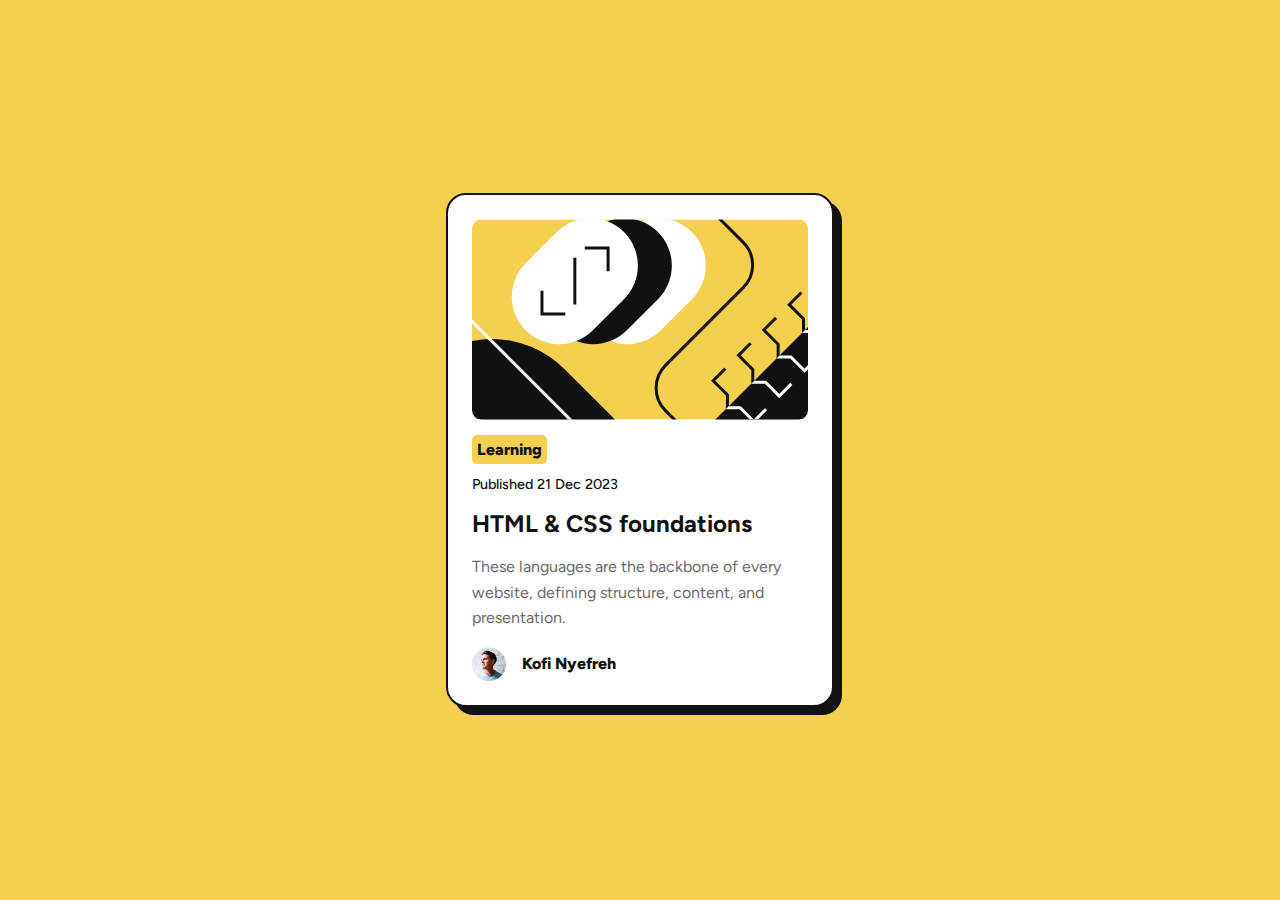
<file: blog-preview-card-main/index.html>
<!DOCTYPE html>
<html lang="en">
  <head>
    <meta charset="UTF-8" />
    <meta name="viewport" content="width=device-width, initial-scale=1.0" />
    <title>blog-preview-card-main</title>

    <link rel="preconnect" href="https://fonts.googleapis.com" />
    <link rel="preconnect" href="https://fonts.gstatic.com" crossorigin />
    <link
      href="https://fonts.googleapis.com/css2?family=Figtree:ital,wght@0,300..900;1,300..900&display=swap"
      rel="stylesheet"
    />

    <link rel="icon" href="assets/favicon-32x32.png" />
    <link rel="stylesheet" href="style.css" />
  </head>
  <body>
    <main>
      <img
        src="assets/illustration-article.svg"
        alt="article illustration"
        class="main-image"
      />
      <p class="learning"><span>Learning</span></p>
      <p class="published">Published 21 Dec 2023</p>
      <h1 class="main-heading">HTML & CSS foundations</h1>
      <p class="main-paragraph">
        These languages are the backbone of every <br />
        website, defining structure, content, and <br />
        presentation.
      </p>
      <div class="profile">
        <img src="assets/image-avatar.webp" alt="profile picture" />
        <p>Kofi Nyefreh</p>
      </div>
    </main>
  </body>
</html>
</file>
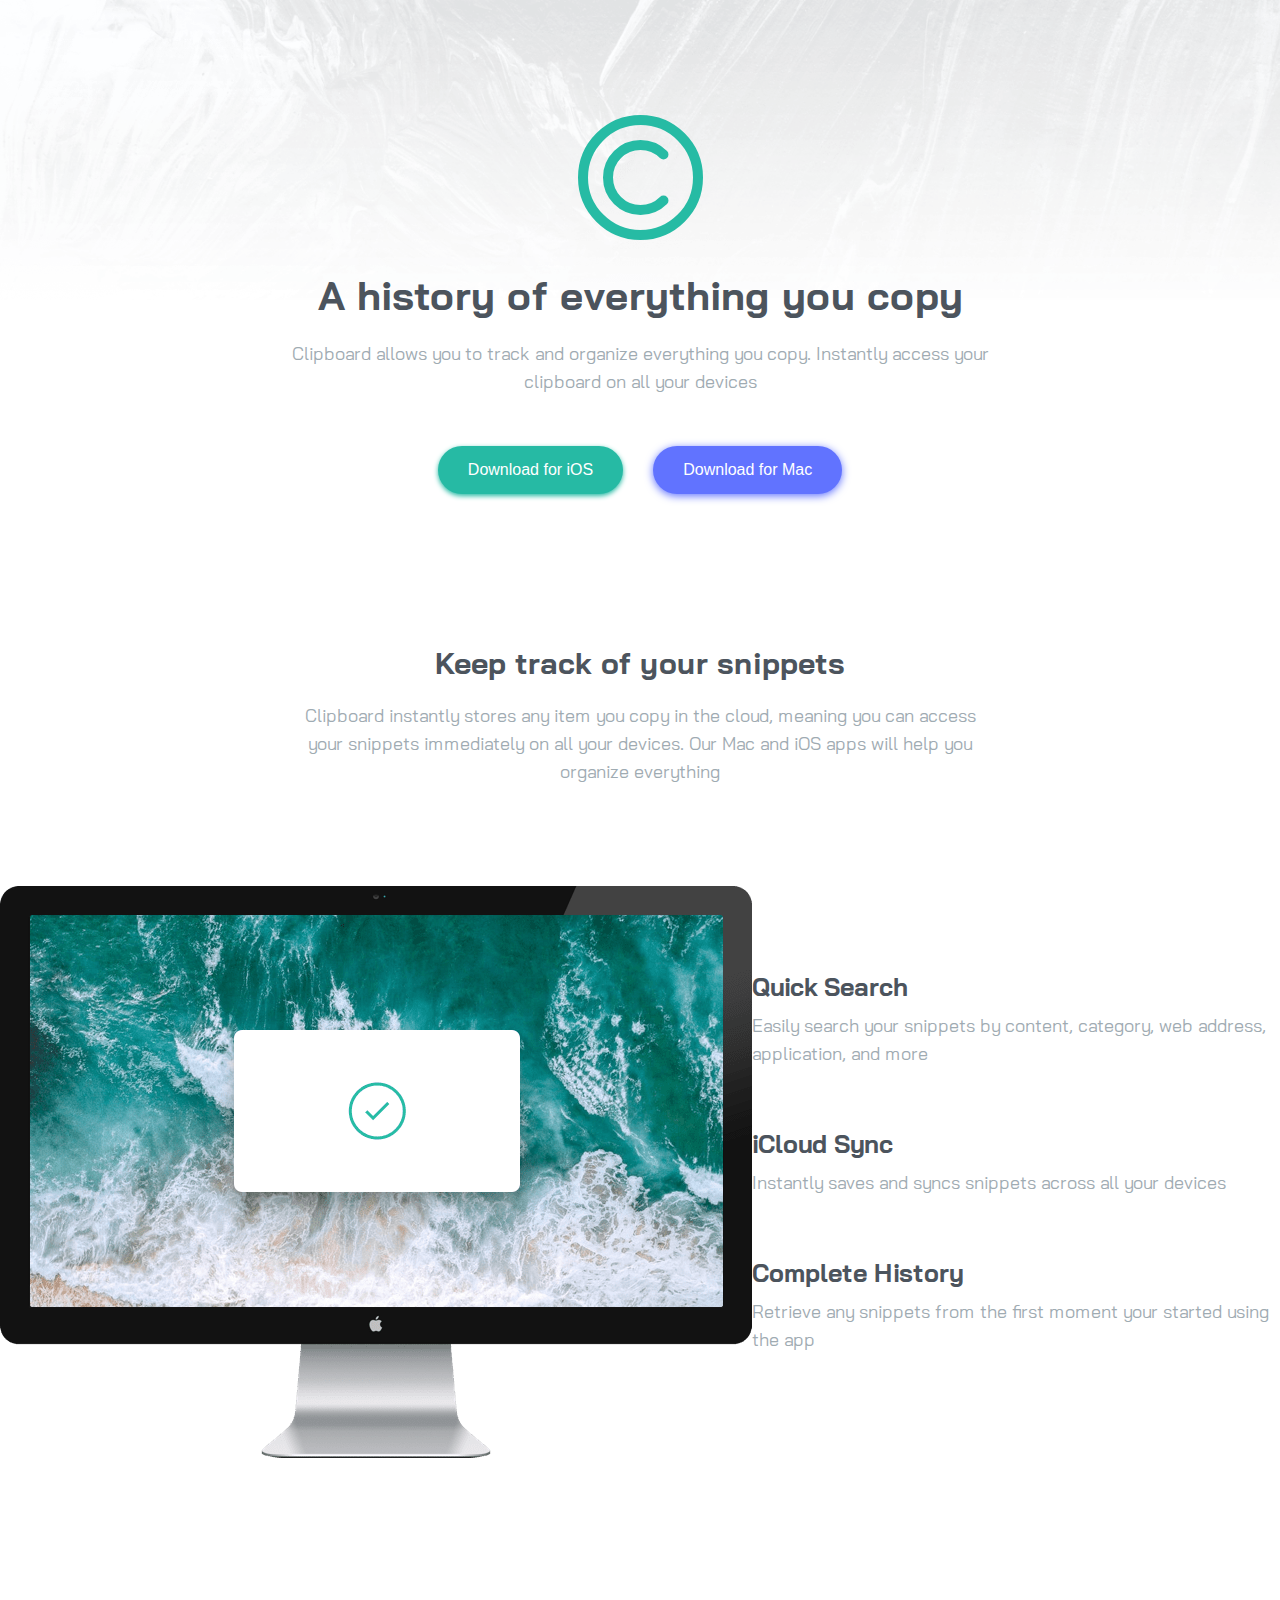
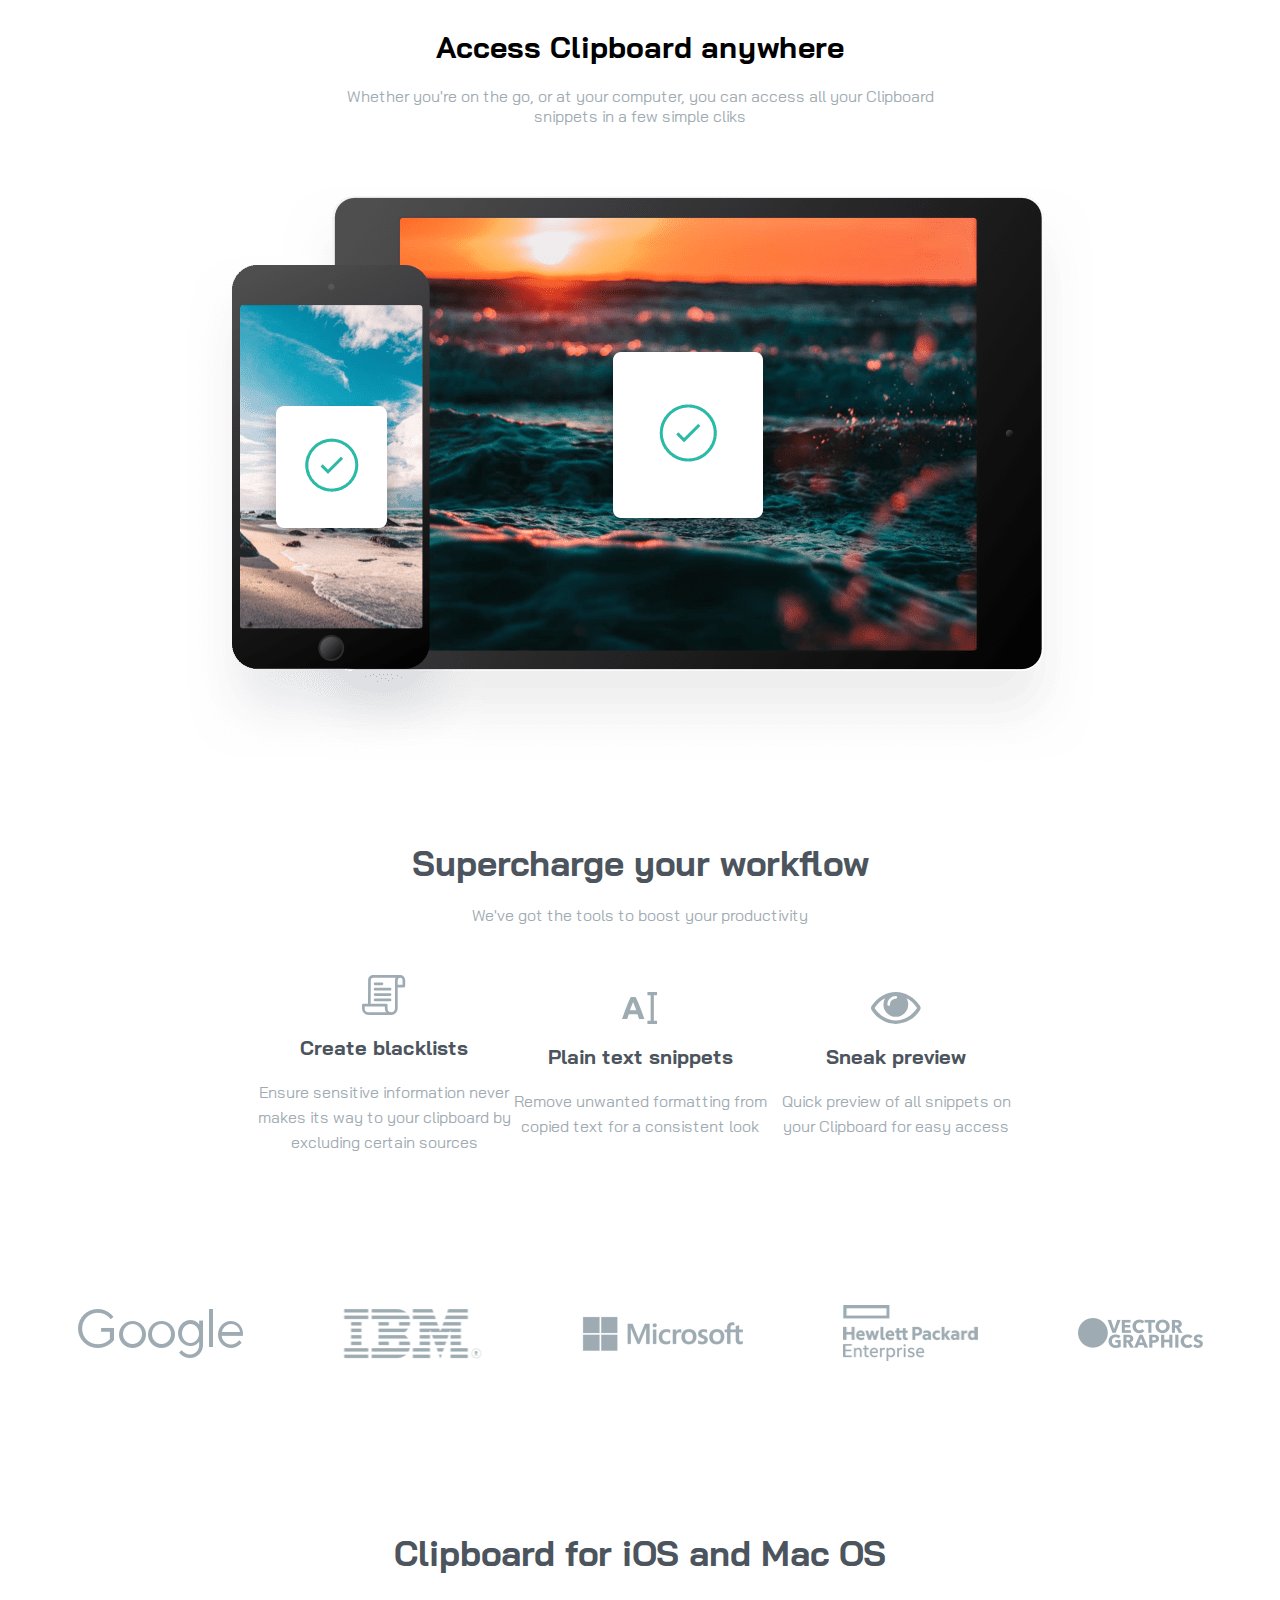
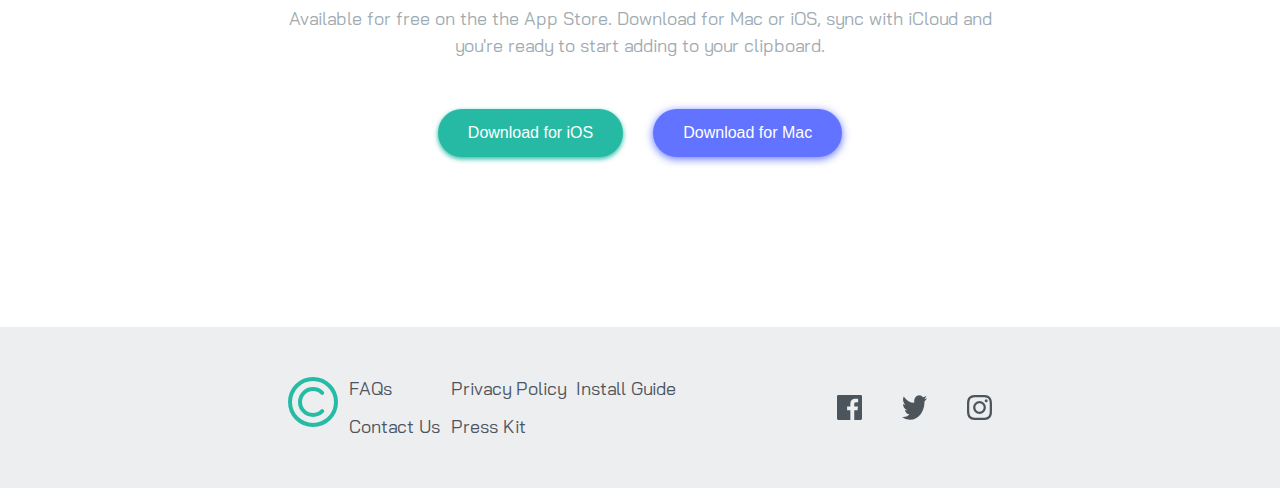
<file: clipboard-landing-page-master/index.html>
<!DOCTYPE html>
<html lang="en">
  <head>
    <meta charset="UTF-8" />
    <meta name="viewport" content="width=device-width, initial-scale=1.0" />

    <link rel="preconnect" href="https://fonts.googleapis.com" />
    <link rel="preconnect" href="https://fonts.gstatic.com" crossorigin />
    <link
      href="https://fonts.googleapis.com/css2?family=Bai+Jamjuree:ital,wght@0,200;0,300;0,400;0,500;0,600;0,700;1,200;1,300;1,400;1,500;1,600;1,700&display=swap"
      rel="stylesheet"
    />

    <link rel="icon" href="./images/favicon-32x32.png" />
    <link rel="stylesheet" href="style.css" />
    <link rel="stylesheet" href="queries.css" />

    <title>Clipboard-landing-page-master</title>
  </head>
  <body>
    <!-- header -->
    <header>
      <div class="hero">
        <img src="./images/logo.svg" alt="logo" />
      </div>
      <div class="hero--text">
        <h1>A history of everything you copy</h1>
        <p>
          Clipboard allows you to track and organize everything you copy.
          Instantly access your clipboard on all your devices
        </p>

        <div class="buttons">
          <button class="btn--ios">Download for iOS</button>
          <button class="btn--mac">Download for Mac</button>
        </div>
      </div>
    </header>

    <!-- Section 1 -->
    <section class="section1">
      <div class="section--header">
        <h2>Keep track of your snippets</h2>
        <p>
          Clipboard instantly stores any item you copy in the cloud, meaning you
          can access your snippets immediately on all your devices. Our Mac and
          iOS apps will help you organize everything
        </p>
      </div>

      <div class="property--box">
        <img src="./images/image-computer.png" alt="iMac" />

        <div class="properties">
          <div class="property">
            <h3>Quick Search</h3>
            <p>
              Easily search your snippets by content, category, web address,
              application, and more
            </p>
          </div>
          <div class="property">
            <h3>iCloud Sync</h3>
            <p>Instantly saves and syncs snippets across all your devices</p>
          </div>
          <div class="property">
            <h3>Complete History</h3>
            <p>
              Retrieve any snippets from the first moment your started using the
              app
            </p>
          </div>
        </div>
      </div>
    </section>

    <!-- Section 2 -->
    <section class="section2">
      <h2>Access Clipboard anywhere</h2>
      <p>
        Whether you're on the go, or at your computer, you can access all your
        Clipboard snippets in a few simple cliks
      </p>
      <img src="./images/image-devices.png" alt="devices" />
    </section>

    <!-- Section 3 -->
    <section class="section3">
      <h2>Supercharge your workflow</h2>
      <p>We've got the tools to boost your productivity</p>

      <div class="cards">
        <div class="card">
          <img src="./images/icon-blacklist.svg" alt="list icon" />
          <h3>Create blacklists</h3>
          <p>
            Ensure sensitive information never makes its way to your clipboard
            by excluding certain sources
          </p>
        </div>
        <div class="card">
          <img src="./images/icon-text.svg" alt="Text snippets icon" />
          <h3>Plain text snippets</h3>
          <p>
            Remove unwanted formatting from copied text for a consistent look
          </p>
        </div>
        <div class="card">
          <img src="./images/icon-preview.svg" alt="sneek preview icon" />
          <h3>Sneak preview</h3>
          <p>Quick preview of all snippets on your Clipboard for easy access</p>
        </div>
      </div>
    </section>

    <!-- Section 4 -->
    <section class="logos">
      <div>
        <img src="./images/logo-google.png" alt="Google" />
        <img src="./images/logo-ibm.png" alt="ibm" />
        <img src="./images/logo-microsoft.png" alt="Microsoft" />
        <img src="./images/logo-hp.png" alt="Hewlett Packard Enterprise" />
        <img src="./images/logo-vector-graphics.png" alt="Vector graphics" />
      </div>
    </section>

    <!-- Section 5 -->
    <section class="section5">
      <h2>Clipboard for iOS and Mac OS</h2>
      <p>
        Available for free on the the App Store. Download for Mac or iOS, sync
        with iCloud and you're ready to start adding to your clipboard.
      </p>

      <div class="buttons">
        <button class="btn--ios">Download for iOS</button>
        <button class="btn--mac">Download for Mac</button>
      </div>
    </section>

    <footer>
      <div class="container">
        <img src="images/logo.svg" alt="logo" />
        <div class="columnOne">
          <ul>
            <li><a href="#">FAQs</a></li>
            <li><a href="#">Contact Us</a></li>
          </ul>
        </div>
        <div class="columnTwo">
          <ul>
            <li><a href="#">Privacy Policy</a></li>
            <li><a href="#">Press Kit</a></li>
          </ul>
        </div>
        <div class="columnThree">
          <ul>
            <li><a href="#">Install Guide</a></li>
          </ul>
        </div>
        <div class="socialMedia">
          <img src="./images/icon-facebook.svg" alt="facebook" />
          <img src="./images/icon-twitter.svg" alt="twitter" />
          <img src="./images/icon-instagram.svg" alt="instagram" />
        </div>
      </div>
    </footer>
  </body>
</html>
</file>
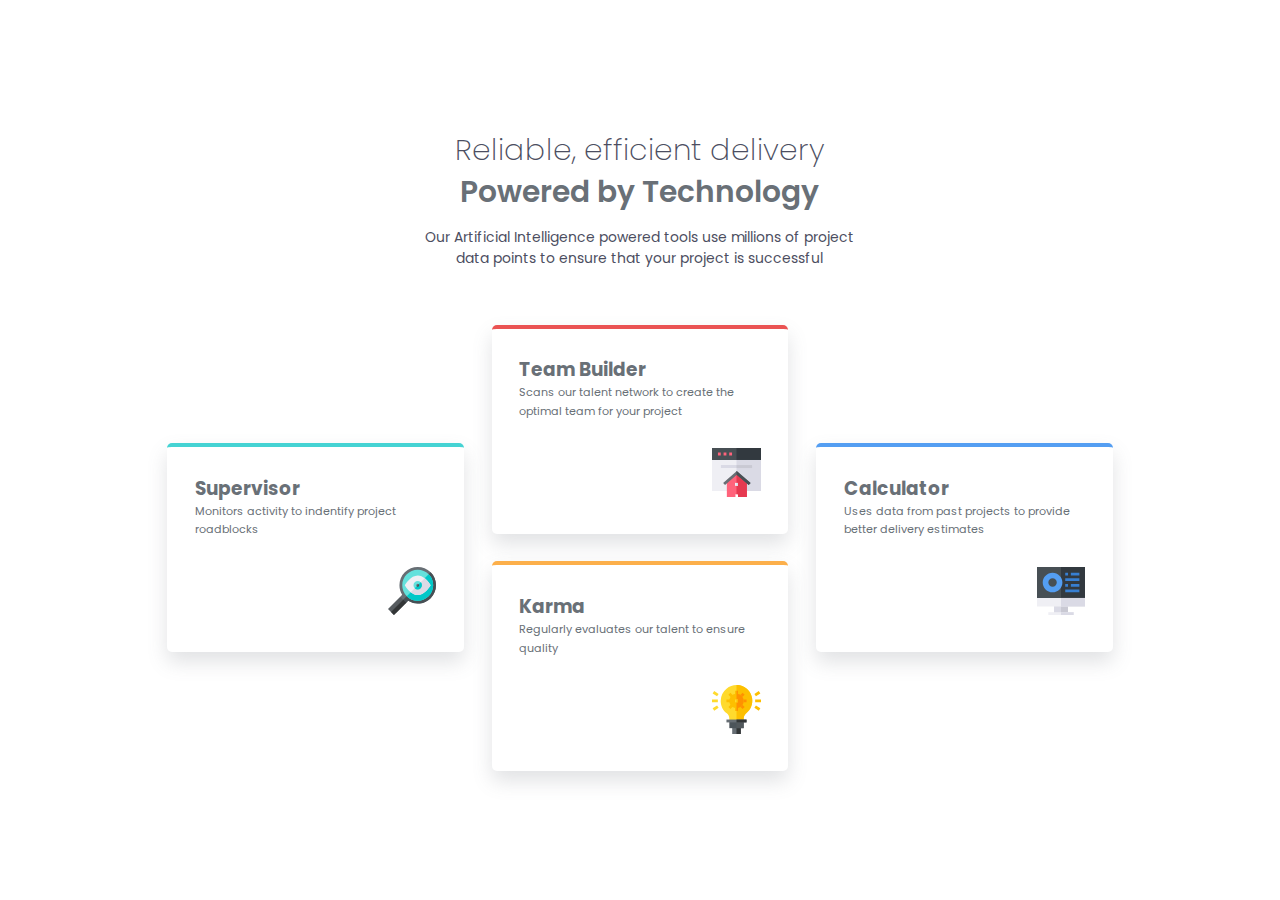
<file: four-card-feature-section-master/index.html>
<!-- 
  Reliable, efficient delivery
  Powered by Technology

  Our Artificial Intelligence powered tools use millions of project data points 
  to ensure that your project is successful

  Supervisor
  Monitors activity to identify project roadblocks

  Team Builder
  Scans our talent network to create the optimal team for your project

  Karma
  Regularly evaluates our talent to ensure quality

  Calculator
  Uses data from past projects to provide better delivery estimates -->

<!DOCTYPE html>
<html lang="en">
  <head>
    <meta charset="UTF-8" />
    <meta name="viewport" content="width=device-width, initial-scale=1.0" />

    <link rel="icon" href="images/favicon-32x32.png" />

    <link rel="preconnect" href="https://fonts.googleapis.com" />
    <link rel="preconnect" href="https://fonts.gstatic.com" crossorigin />
    <link
      href="https://fonts.googleapis.com/css2?family=Poppins:ital,wght@0,100;0,200;0,300;0,400;0,500;0,600;0,700;0,800;0,900;1,100;1,200;1,300;1,400;1,500;1,600;1,700;1,800;1,900&display=swap"
      rel="stylesheet"
    />
    <link rel="stylesheet" href="style.css" />
    <link rel="stylesheet" href="queries.css" />

    <title>four-card-feature-section-master</title>
  </head>
  <body>
    <main>
      <header>
        <h1>
          Reliable, efficient delivery<br />
          <span>Powered by Technology</span>
        </h1>
        <p>
          Our Artificial Intelligence powered tools use millions of project data
          points to ensure that your project is successful
        </p>
      </header>

      <section class="cards">
        <div class="card card--supervisor">
          <h2>Supervisor</h2>
          <p>Monitors activity to indentify project roadblocks</p>
          <div>
            <img src="images/icon-supervisor.svg" alt="Surpervisor" />
          </div>
        </div>

        <div class="second-column">
          <div class="card card--team-builder">
            <h2>Team Builder</h2>
            <p>
              Scans our talent network to create the optimal team for your
              project
            </p>
            <div>
              <img src="images/icon-team-builder.svg" alt="Builder" />
            </div>
          </div>

          <div class="card card--karma">
            <h2>Karma</h2>
            <p>Regularly evaluates our talent to ensure quality</p>
            <div>
              <img src="images/icon-karma.svg" alt="Karma" />
            </div>
          </div>
        </div>

        <div class="card card--calculator">
          <h2>Calculator</h2>
          <p>
            Uses data from past projects to provide better delivery estimates
          </p>
          <div>
            <img src="images/icon-calculator.svg" alt="Calculator" />
          </div>
        </div>
      </section>
    </main>
  </body>
</html>
</file>
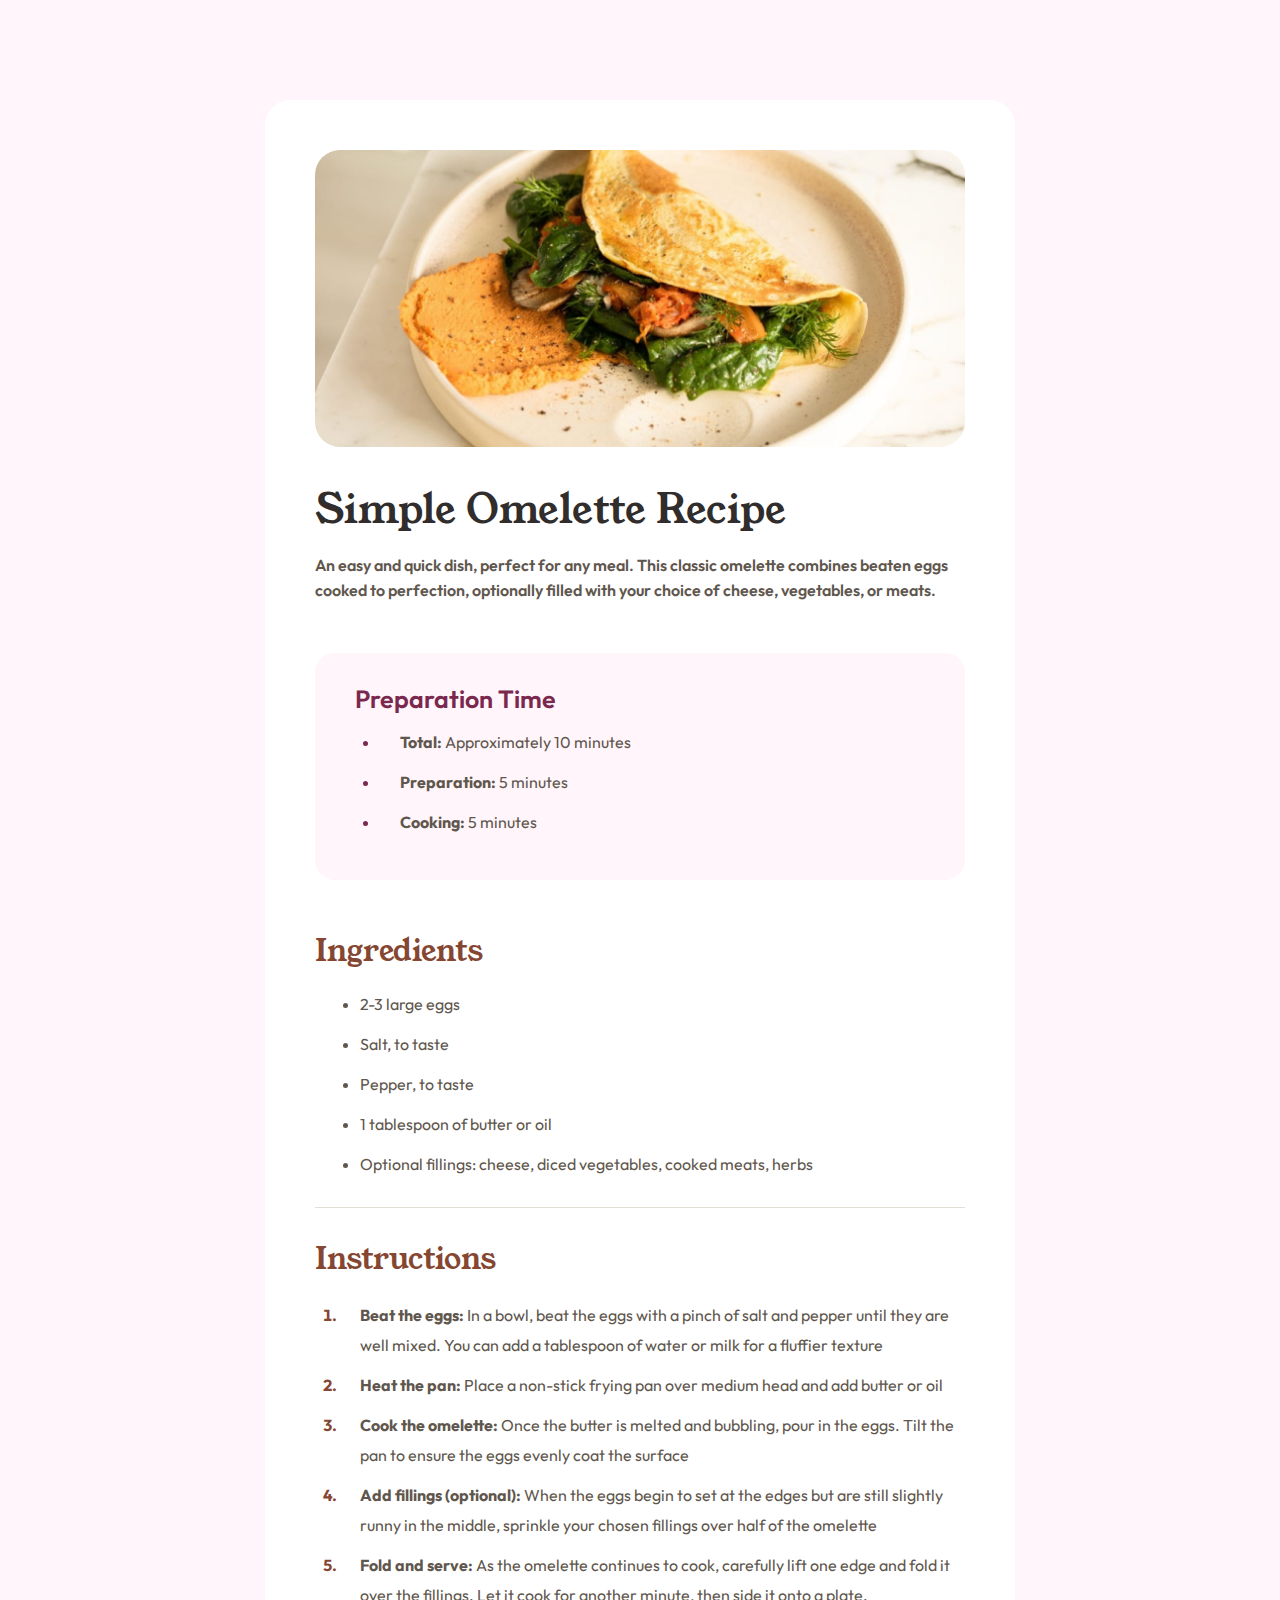
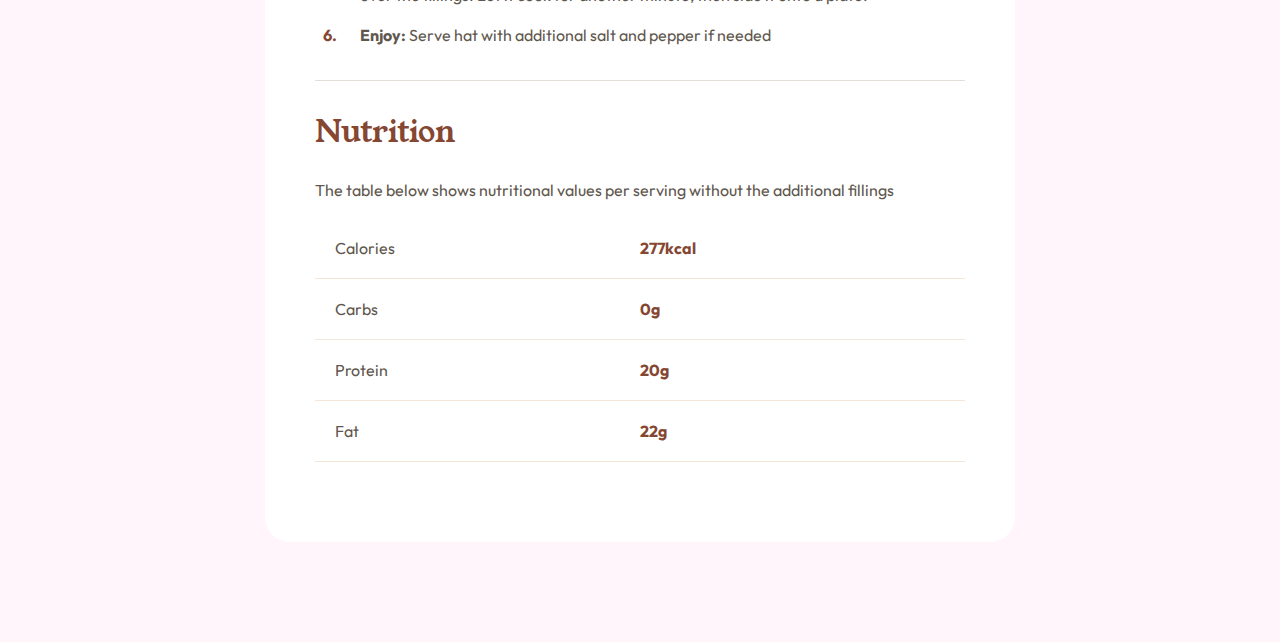
<file: recipe-page-main/index.html>
<!-- As Usual, text content -->
<!-- 
Simple Omelette Recipe An easy and quick dish, perfect for any meal. This
classic omelette combines beaten eggs cooked to perfection, optionally filled
with your choice of cheese, vegetables, or meats. Preparation time Total:
Approximately 10 minutes Preparation: 5 minutes Cooking: 5 minutes Ingredients
2-3 large eggs Salt, to taste Pepper, to taste 1 tablespoon of butter or oil
Optional fillings: cheese, diced vegetables, cooked meats, herbs Instructions
Beat the eggs: In a bowl, beat the eggs with a pinch of salt and pepper until
they are well mixed. You can add a tablespoon of water or milk for a fluffier
texture. Heat the pan: Place a non-stick frying pan over medium heat and add
butter or oil. Cook the omelette: Once the butter is melted and bubbling, pour
in the eggs. Tilt the pan to ensure the eggs evenly coat the surface. Add
fillings (optional): When the eggs begin to set at the edges but are still
slightly runny in the middle, sprinkle your chosen fillings over one half of the
omelette. Fold and serve: As the omelette continues to cook, carefully lift one
edge and fold it over the fillings. Let it cook for another minute, then slide
it onto a plate. Enjoy: Serve hot, with additional salt and pepper if needed.
Nutrition The table below shows nutritional values per serving without the
additional fillings. Calories 277kcal Carbs 0g Protein 20g Fat 22g

-->
<!DOCTYPE html>
<html lang="en">
  <head>
    <meta charset="UTF-8" />
    <meta name="viewport" content="width=device-width, initial-scale=1.0" />
    <link rel="icon" href="assets/favicon-32x32.png" />

    <link rel="preconnect" href="https://fonts.googleapis.com" />
    <link rel="preconnect" href="https://fonts.gstatic.com" crossorigin />
    <link
      href="https://fonts.googleapis.com/css2?family=Outfit:wght@100..900&family=Young+Serif&display=swap"
      rel="stylesheet"
    />

    <title>Document</title>
    <link rel="stylesheet" href="style.css" />
    <link rel="stylesheet" href="queries.css" />
  </head>
  <body>
    <main>
      <!-- Hero section -->
      <section class="hero">
        <img src="assets/image-omelette.jpeg" alt="" />
        <h1>Simple Omelette Recipe</h1>
        <p>
          An easy and quick dish, perfect for any meal. This classic omelette
          combines beaten eggs cooked to perfection, optionally filled with your
          choice of cheese, vegetables, or meats.
        </p>
      </section>

      <!-- Preparation time section -->
      <section class="preparation--time">
        <h3>Preparation Time</h3>
        <ul>
          <li>
            <p><span>Total: </span>Approximately 10 minutes</p>
          </li>
          <li>
            <p><span>Preparation: </span>5 minutes</p>
          </li>
          <li>
            <p><span>Cooking: </span>5 minutes</p>
          </li>
        </ul>
      </section>

      <!-- Ingredients section -->
      <section class="ingredients">
        <h2>Ingredients</h2>
        <ul>
          <li>2-3 large eggs</li>
          <li>Salt, to taste</li>
          <li>Pepper, to taste</li>
          <li>1 tablespoon of butter or oil</li>
          <li>
            Optional fillings: cheese, diced vegetables, cooked meats, herbs
          </li>
        </ul>
      </section>

      <!-- Instruction section -->
      <section class="instructions">
        <h2>Instructions</h2>
        <ol>
          <li>
            <p>
              <span>Beat the eggs: </span>In a bowl, beat the eggs with a pinch
              of salt and pepper until they are well mixed. You can add a
              tablespoon of water or milk for a fluffier texture
            </p>
          </li>
          <li>
            <p>
              <span>Heat the pan: </span>Place a non-stick frying pan over
              medium head and add butter or oil
            </p>
          </li>
          <li>
            <p>
              <span>Cook the omelette: </span>Once the butter is melted and
              bubbling, pour in the eggs. Tilt the pan to ensure the eggs evenly
              coat the surface
            </p>
          </li>
          <li>
            <p>
              <span>Add fillings (optional): </span>When the eggs begin to set
              at the edges but are still slightly runny in the middle, sprinkle
              your chosen fillings over half of the omelette
            </p>
          </li>
          <li>
            <p>
              <span>Fold and serve: </span>As the omelette continues to cook,
              carefully lift one edge and fold it over the fillings. Let it cook
              for another minute, then side it onto a plate.
            </p>
          </li>
          <li>
            <p>
              <span>Enjoy: </span>Serve hat with additional salt and pepper if
              needed
            </p>
          </li>
        </ol>
      </section>

      <!-- Nutrition Section-->
      <section class="nutrition">
        <h2>Nutrition</h2>
        <p class="nutrition--text">
          The table below shows nutritional values per serving without the
          additional fillings
        </p>

        <div class="nutrition--detials">
          <div>
            <p>Calories</p>
            <strong>277kcal</strong>
          </div>
          <div>
            <p>Carbs</p>
            <strong>0g</strong>
          </div>
          <div>
            <p>Protein</p>
            <strong>20g</strong>
          </div>
          <div>
            <p>Fat</p>
            <strong>22g</strong>
          </div>
        </div>
      </section>
    </main>
  </body>
</html>
</file>
<file: blog-preview-card-main/style.css>
/* Nothing for you here :) */
* {
  margin: 0;
  padding: 0;
  box-sizing: border-box;
}

body {
  font-family: Figtree, Arial, Helvetica, sans-serif;
  color: hsl(0, 0%, 7%);
  display: flex;
  align-items: center;
  justify-content: center;
  width: 100%;
  height: 100vh;
  background-color: hsl(47, 88%, 63%);
}

main {
  background-color: hsl(0, 0%, 100%);
  border: 2px solid hsl(0, 0%, 7%);
  padding: 1.5rem;
  border-radius: 20px;
  box-shadow: 0.5rem 0.5rem 0rem 0rem hsl(0, 0%, 7%);
}

.main-image {
  border-radius: 10px;
  margin-bottom: 1rem;
  /* width: 100%; */
}

.learning {
  margin-bottom: 1rem;
}

.learning span {
  background-color: hsl(47, 88%, 63%);
  padding: 5px;
  border-radius: 5px;
  font-weight: 800;
}

.published {
  font-size: 0.9rem;
  margin-bottom: 1rem;
  font-weight: 500;
}

.main-heading {
  font-size: 1.5rem;
  margin-bottom: 1rem;
  transition: all 0.3s;
}

.main-heading:hover {
  color: hsl(47, 88%, 63%);
  cursor: default;
}

.main-paragraph {
  line-height: 1.6rem;
  color: hsl(0, 0%, 42%);
  margin-bottom: 1rem;
}

.profile {
  display: flex;
  align-items: center;
  gap: 1rem;
}

.profile img {
  width: 10%;
}

.profile p {
  font-weight: 800;
}

/* Media Queries */
@media (max-width: 475px) {
  main {
    margin: 2rem;
    width: 100%;
  }
  html {
    font-size: 13px;
  }
  .main-image {
    width: 100%;
  }
}
</file>
<file: clipboard-landing-page-master/style.css>
/* Write major styling here as always */
:root {
  --green-primary: hsl(171, 66%, 44%);
  --blue-primary: hsl(233, 100%, 69%);
  --gray-primary: hsl(210, 10%, 33%);
  --gray-neutral: hsl(201, 11%, 66%);
}

html {
  font-size: 62.5%;
}

* {
  margin: 0;
  padding: 0;
  box-sizing: border-box;
}

body {
  font-family: "Bai Jamjuree", serif;
}

/* section */
header {
  margin-bottom: 15rem;
}

.hero {
  width: 100%;
  height: 30rem;
  background-image: url(images/bg-header-desktop.png);
  background-repeat: no-repeat;
  background-size: cover;
  display: flex;
  align-items: center;
  justify-content: center;
}

.hero img {
  align-self: flex-end;
  padding-bottom: 6rem;
}

.hero--text {
  display: flex;
  flex-direction: column;
  justify-content: center;
  align-items: center;
  margin-top: -3rem;
}

.hero--text h1 {
  font-size: 4rem;
  text-align: center;
  color: var(--gray-primary);
  margin-bottom: 2rem;
  font-size: 600;
}

.hero--text p {
  color: var(--gray-neutral);
  font-size: 1.8rem;
  width: 70rem;
  text-align: center;
  margin-bottom: 5rem;
  line-height: 2.8rem;
}

.buttons {
  display: flex;
  gap: 3rem;
}

button {
  border: none;
  background-color: transparent;
  font-size: 1.6rem;
  color: #fff;
  border-radius: 50rem;
  padding: 1.5rem 3rem;
}

.btn--ios {
  background-color: var(--green-primary);
  box-shadow: 0rem 0.2rem 0.5rem var(--green-primary);
}

.btn--mac {
  background-color: var(--blue-primary);
  box-shadow: 0rem 0.2rem 0.8rem var(--blue-primary);
}

/* Section 1 */
.section1 {
  margin-bottom: 17rem;
}

.section--header {
  display: flex;
  flex-direction: column;
  justify-content: center;
  align-items: center;
}

.section--header h2 {
  font-size: 3rem;
  color: var(--gray-primary);
  margin-bottom: 2rem;
}

.section--header p {
  color: var(--gray-neutral);
  font-size: 1.8rem;
  width: 70rem;
  text-align: center;
  margin-bottom: 10rem;
  line-height: 2.8rem;
}

.property--box {
  display: grid;
  grid-template-columns: 1fr 1fr;
  /* gap: 5rem; */
}

.property--box img {
  margin: 0 auto;
}

.properties {
  display: flex;
  flex-direction: column;
  justify-content: center;
  gap: 4rem;
}

.property {
  display: flex;
  flex-direction: column;
  gap: 1rem;
  margin-bottom: 2rem;
}

.property h3 {
  font-size: 2.5rem;
  color: var(--gray-primary);
}

.property p {
  font-size: 1.8rem;
  color: var(--gray-neutral);
  line-height: 2.8rem;
}

/* Section 2 */
.section2 {
  display: flex;
  align-items: center;
  justify-content: center;
  flex-direction: column;
  text-align: center;
  margin-bottom: 8rem;
}

.section2 h2 {
  font-size: 3rem;
  text-align: center;
  margin-bottom: 2rem;
}

.section2 p {
  font-size: 1.6rem;
  color: var(--gray-neutral);
  width: 60rem;
  margin-bottom: 6rem;
}

.section2 img {
  margin-bottom: 0rem;
}

/* Section 3 */
.section3 {
  display: flex;
  flex-direction: column;
  align-items: center;
  justify-content: center;
  margin-bottom: 10rem;
}

.section3 h2 {
  font-size: 3.5rem;
  color: var(--gray-primary);
  margin-bottom: 2rem;
}

.section3 p {
  font-size: 1.6rem;
  color: var(--gray-neutral);
  margin-bottom: 5rem;
}

.cards {
  width: 60%;
  display: flex;
  align-items: center;
  justify-content: space-around;
}

.card {
  justify-self: flex-start;
  width: 35rem;
  display: flex;
  gap: 2rem;
  flex-direction: column;
  align-items: center;
  justify-content: center;
  text-align: center;
}

.card h3 {
  font-size: 2rem;
  color: var(--gray-primary);
}

.card p {
  align-items: center;
  line-height: 2.5rem;
  font-size: 1.6rem;
}

/* Section 4 */
.logos {
  margin-bottom: 17rem;
}

.logos div {
  width: 100%;
  display: flex;
  align-items: center;
  justify-content: center;
  gap: 10rem;
}

/* Section 5 */
.section5 {
  display: flex;
  flex-direction: column;
  align-items: center;
  justify-content: center;
  gap: 2rem;
  margin-bottom: 17rem;
}

.section5 h2 {
  font-size: 3.5rem;
  color: var(--gray-primary);
  margin-bottom: 1rem;
}

.section5 p {
  width: 75rem;
  font-size: 1.8rem;
  line-height: 1.5;
  color: var(--gray-neutral);
  text-align: center;
  margin-bottom: 3rem;
}

/* footer */
footer {
  background-color: rgb(159, 171, 178, 0.2);
  padding: 5rem 0rem;
}

.container {
  width: 55%;
  margin: 0 auto;
  display: flex;
  justify-content: space-between;
}

.container img {
  width: 5rem;
  height: 5rem;
}

footer ul {
  display: flex;
  flex-direction: column;
  gap: 1.5rem;
}

footer ul li {
  list-style: none;
}

footer ul li a {
  color: var(--gray-primary);
  text-decoration: none;
  font-size: 1.8rem;
}

.socialMedia {
  margin-left: 15rem;
  align-self: center;
  display: flex;
  gap: 4rem;
}

.socialMedia img {
  width: 2.5rem;
  height: 2.5rem;
}
</file>
<file: clipboard-landing-page-master/queries.css>
/* Write media queries here as always*/
</file>
<file: four-card-feature-section-master/style.css>
/* Write main styling here as usual */
* {
  margin: 0;
  padding: 0;
  box-sizing: border-box;
}

html {
  font-size: 62.5%;
}

body {
  width: 100%;
  height: 100vh;
  display: flex;
  align-items: center;
  justify-content: center;
  font-family: "Poppins", serif;
  color: hsl(234, 12%, 34%);
}

/* header */
header {
  text-align: center;
}

header h1 {
  font-weight: 200;
  font-size: 3.2rem;
  margin-bottom: 1.5rem;
  line-height: 4.5rem;
}

header h1 span {
  font-weight: 600;
  color: hsl(212, 6%, 44%);
}

header p {
  font-size: 1.5rem;
  width: 50rem;
  margin: 0 auto;
  margin-bottom: 6rem;
}

/* card */
.cards {
  display: flex;
  gap: 3rem;
  align-items: center;
}

.second-column {
  display: flex;
  flex-direction: column;
  gap: 3rem;
}

.card {
  width: 32rem;
  padding: 3rem;
  box-shadow: 0px 10px 20px rgb(105, 112, 119, 0.2);
  border-radius: 5px;
}

.card h2 {
  font-size: 2rem;
  color: hsl(212, 6%, 44%);
  border-bottom: 1.5rem;
}

.card p {
  font-size: 1.2rem;
  line-height: 2rem;
  margin-bottom: 3rem;
  color: hsl(212, 6%, 44%);
}

.card div {
  width: 100%;
  display: flex;
  justify-content: flex-end;
}

.card img {
  width: 20%;
  margin-bottom: 1rem;
}

.card--supervisor {
  border-top: 4px solid hsl(180, 62%, 55%);
}

.card--team-builder {
  border-top: 4px solid hsl(0, 78%, 62%);
}

.card--karma {
  border-top: 4px solid hsl(34, 97%, 64%);
}

.card--calculator {
  border-top: 4px solid hsl(212, 86%, 64%);
}
</file>
<file: four-card-feature-section-master/queries.css>
/* Write media queries here as usual */
@media (max-width: 1440px) {
  html {
    font-size: 58%;
  }
}

@media (max-width: 475px) {
  html {
    font-size: 62.5%;
  }

  body {
    padding: 4rem 0rem;
    width: 100%;
    height: auto;
    display: flex;
    align-items: center;
    justify-content: center;
    font-family: "Poppins", serif;
    color: hsl(234, 12%, 34%);
  }

  header h1 {
    font-weight: 200;
    font-size: 2.35rem;
    margin-bottom: 1.5rem;
    line-height: 3rem;
  }

  header p {
    font-size: 1.5rem;
    width: 30rem;
    margin: 0 auto;
    margin-bottom: 6rem;
  }

  .cards {
    display: flex;
    flex-direction: column;
    gap: 2.5rem;
    align-items: center;
  }

  .second-column {
    display: flex;
    flex-direction: column;
    gap: 2.5rem;
  }
}
</file>
<file: recipe-page-main/style.css>
/* Write general and desktop styles over here */

* {
  margin: 0;
  padding: 0;
  box-sizing: border-box;
}

/* this will set 1rem to 10px instead of 16px, the default */
html {
  font-size: 62.5%;
}

body {
  background-color: hsl(330, 100%, 98%);
  font-size: 1.6rem;
  font-family: "Outfit", sans-serif;
  color: hsl(30, 10%, 34%);
}

main {
  width: 75rem;
  margin: 10rem auto;
  padding: 5rem;
  background-color: hsl(0, 0%, 100%);
  border-radius: 2.5rem;
}

/* hero section */
.hero img {
  width: 100%;
  border-radius: 2.5rem;
  margin-bottom: 3rem;
}

.hero h1 {
  font-family: "Young Serif", serif;
  font-size: 4rem;
  font-weight: 400;
  color: hsl(24, 5%, 18%);
  margin-bottom: 1.5rem;
}

.hero p {
  font-weight: 600;
  color: hsl(30, 10%, 34%);
  margin-bottom: 5rem;
  line-height: 2.5rem;
}

/* Preparatin time section */
.preparation--time {
  background-color: hsl(330, 100%, 98%);
  padding: 3rem 4rem;
  border-radius: 2rem;
  margin-bottom: 5rem;
}

.preparation--time h3 {
  font-size: 2.5rem;
  font-weight: 600;
  color: hsl(332, 51%, 32%);
  margin-bottom: 1.5rem;
}

.preparation--time ul {
  color: hsl(332, 51%, 32%);
  margin-left: 2.5rem;
}

.preparation--time ul li {
  margin-bottom: 1.5rem;
  line-height: 2.5rem;
}

.preparation--time p {
  color: hsl(30, 10%, 34%);
  margin-left: 2rem;
}

.preparation--time span {
  font-weight: 700;
}

/* Ingredients section */
.ingredients {
  border-bottom: 1px solid hsl(30, 18%, 87%);
  margin-bottom: 3rem;
}
.ingredients h2 {
  font-family: "Young Serif", serif;
  font-size: 3rem;
  font-weight: 400;
  color: hsl(14, 45%, 36%);
  margin-bottom: 2rem;
}

.ingredients ul {
  color: hsl(14, 45%, 36%);
  margin-left: 2.5rem;
  margin-bottom: 3rem;
}

.ingredients li {
  color: hsl(30, 10%, 34%);
  margin-left: 2rem;
  margin-bottom: 1.5rem;
  line-height: 2.5rem;
}

/* Instructions */
.instructions {
  border-bottom: 1px solid hsl(30, 18%, 87%);
  margin-bottom: 3rem;
}
.instructions h2 {
  font-family: "Young Serif", serif;
  font-size: 3rem;
  font-weight: 400;
  color: hsl(14, 45%, 36%);
  margin-bottom: 2rem;
}

.instructions ol {
  color: hsl(14, 45%, 36%);
  margin-left: 2.5rem;
  margin-bottom: 3rem;
  font-weight: 700;
}

.instructions li {
  margin-bottom: 1rem;
}

.instructions li span {
  font-weight: 700;
}

.instructions li p {
  color: hsl(30, 10%, 34%);
  margin-left: 2rem;
  line-height: 3rem;
  font-weight: 400;
}

/* nutrition section */
.nutrition {
  margin-bottom: 3rem;
}

.nutrition h2 {
  font-family: "Young Serif", serif;
  font-size: 3rem;
  font-weight: 400;
  color: hsl(14, 45%, 36%);
  margin-bottom: 2rem;
}

.nutrition--text {
  color: hsl(30, 10%, 34%);
  line-height: 3.5rem;
  margin-bottom: 1rem;
}

.nutrition--detials div {
  display: flex;
  justify-content: space-between;
  align-items: center;
  width: 100%;
  border-bottom: 1px solid hsl(30, 54%, 90%);
  padding: 2rem 2rem;
}

.nutrition--detials strong {
  width: 50%;
}

.nutrition--detials div strong {
  font-weight: 700;
  color: hsl(14, 45%, 36%);
}
</file>
<file: recipe-page-main/queries.css>
/* Write media queries over here */
@media (max-width: 475px) {
  html {
    font-size: 60%;
  }
  main {
    width: 100%;
    margin: 0rem;
    padding: 0rem 0rem;
    background-color: hsl(0, 0%, 100%);
    border-radius: 0rem;
  }

  /* Hero */
  .hero img {
    width: 100%;
    border-radius: 0rem;
    margin-bottom: 3rem;
  }

  .hero h1 {
    padding: 0 2rem;
    line-height: 3.7rem;
  }

  .hero p {
    padding: 0 2rem;
    line-height: 2.7rem;
  }

  /* Preparation Time */
  .preparation--time {
    margin: 0 2rem;
    border-radius: 1rem;
    margin-bottom: 5rem;
  }

  /* ingredients */
  .ingredients {
    margin: 0 2rem;
    margin-bottom: 3rem;
  }

  /* Instructions */
  .instructions {
    margin: 0 2rem;
    margin-bottom: 3rem;
  }

  /* nutrition */
  .nutrition {
    margin: 0 2rem;
    margin-bottom: 0rem;
    padding-bottom: 5rem;
  }

  .nutrition--text {
    color: hsl(30, 10%, 34%);
    line-height: 2.8rem;
    margin-bottom: 1.5rem;
  }

  .nutrition--detials div {
    padding: 2rem 4rem;
  }
}
</file>
